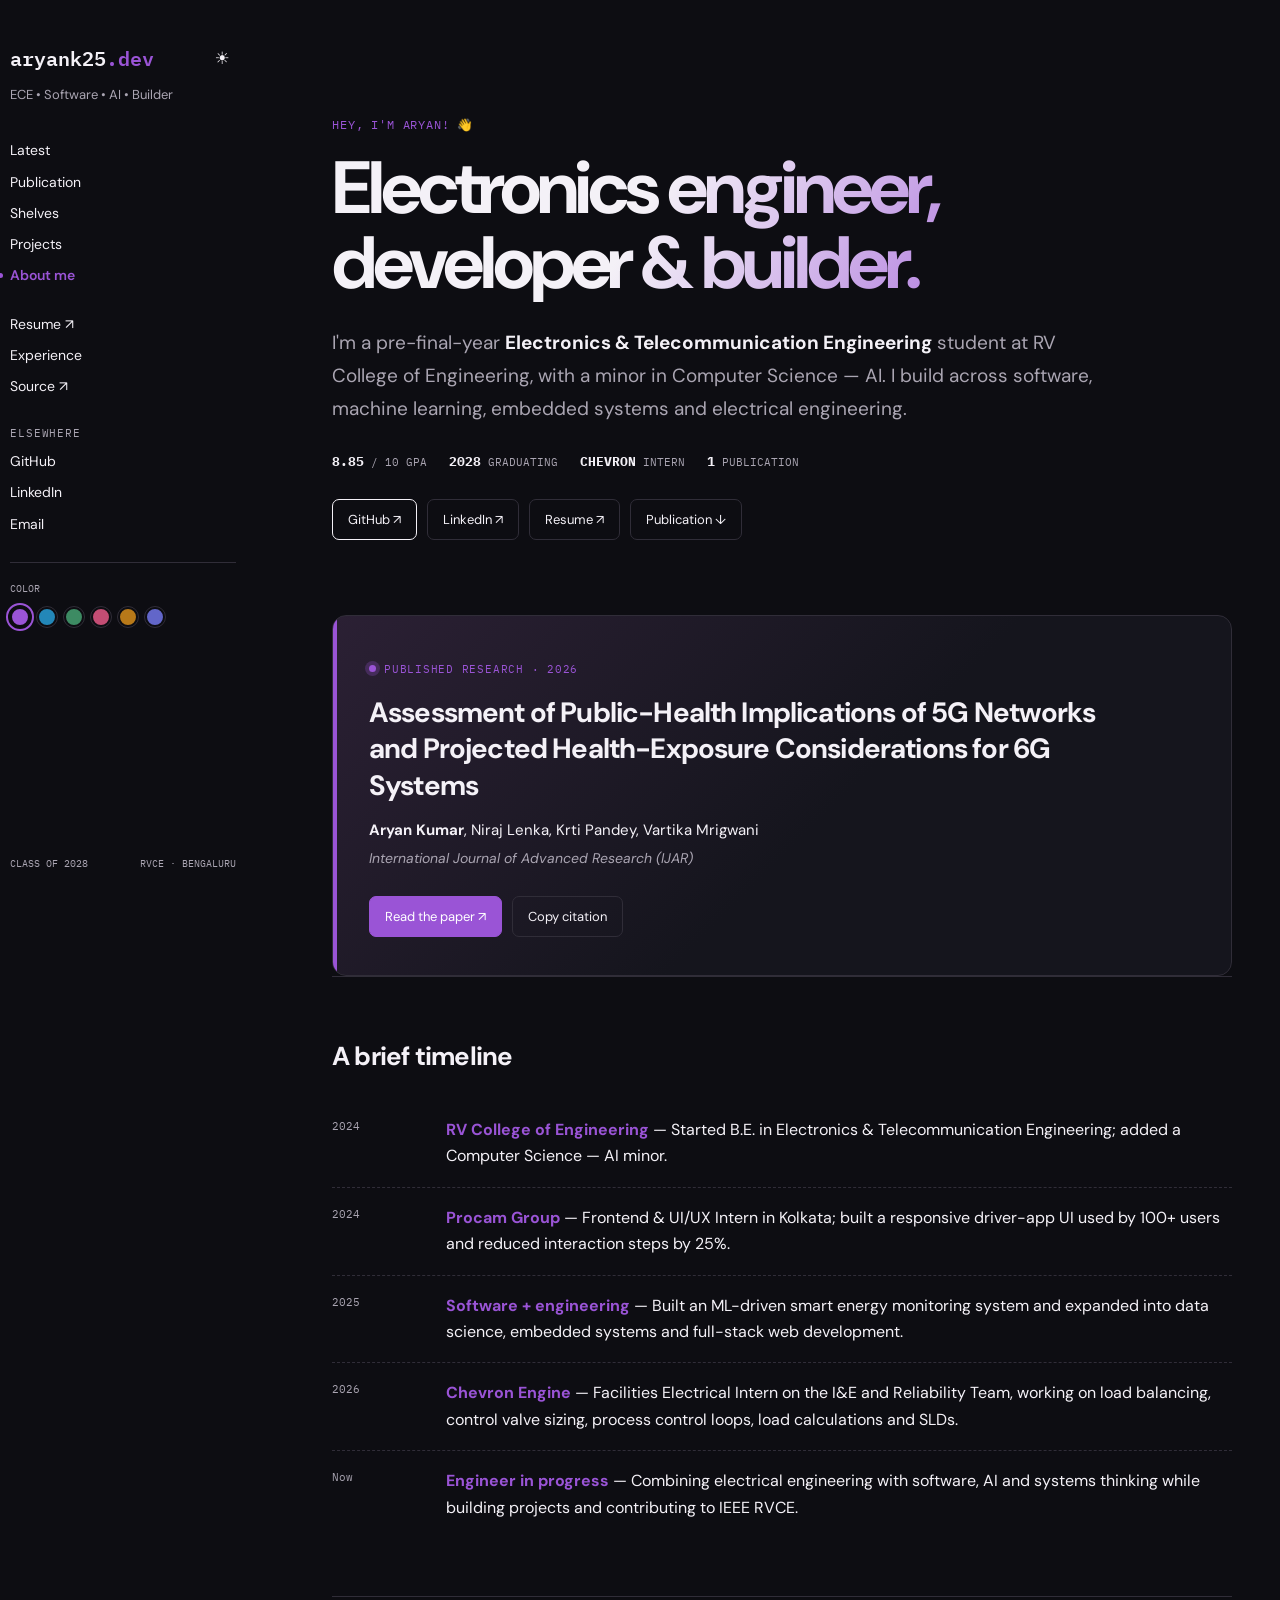
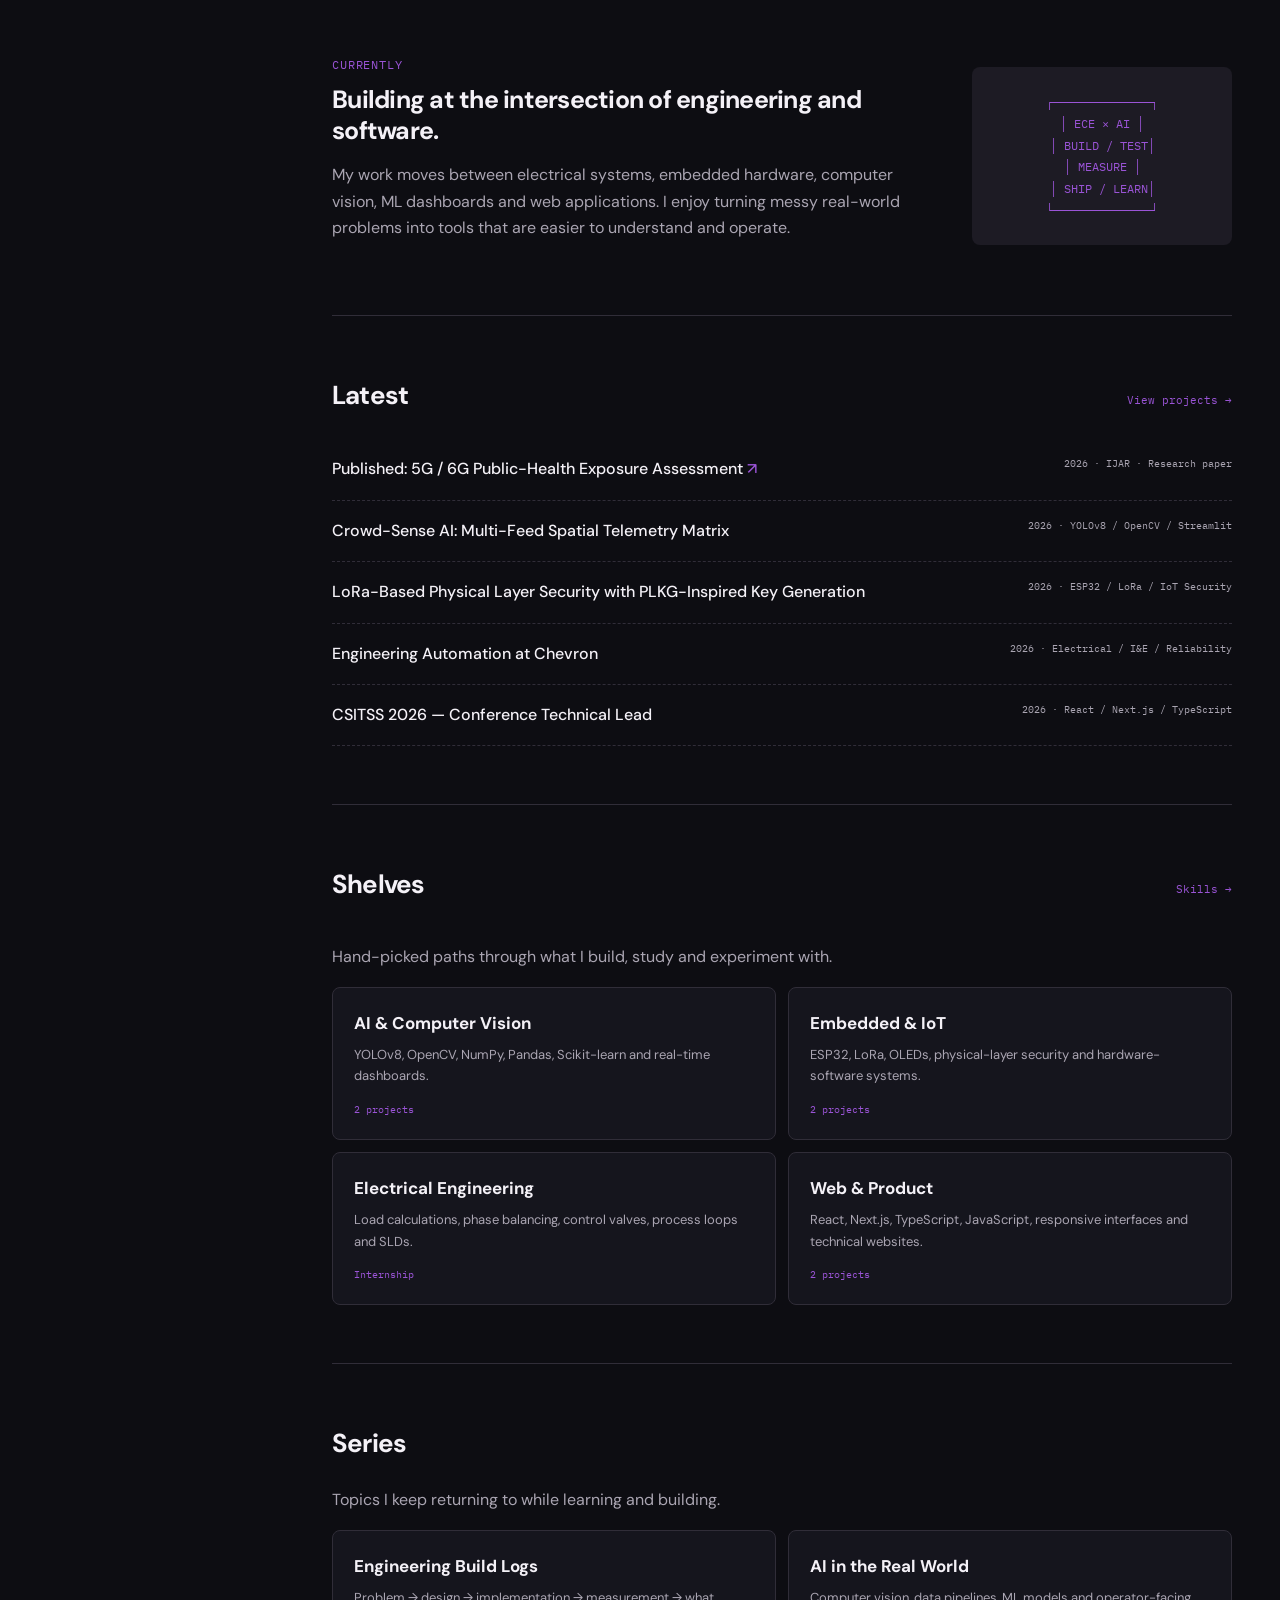
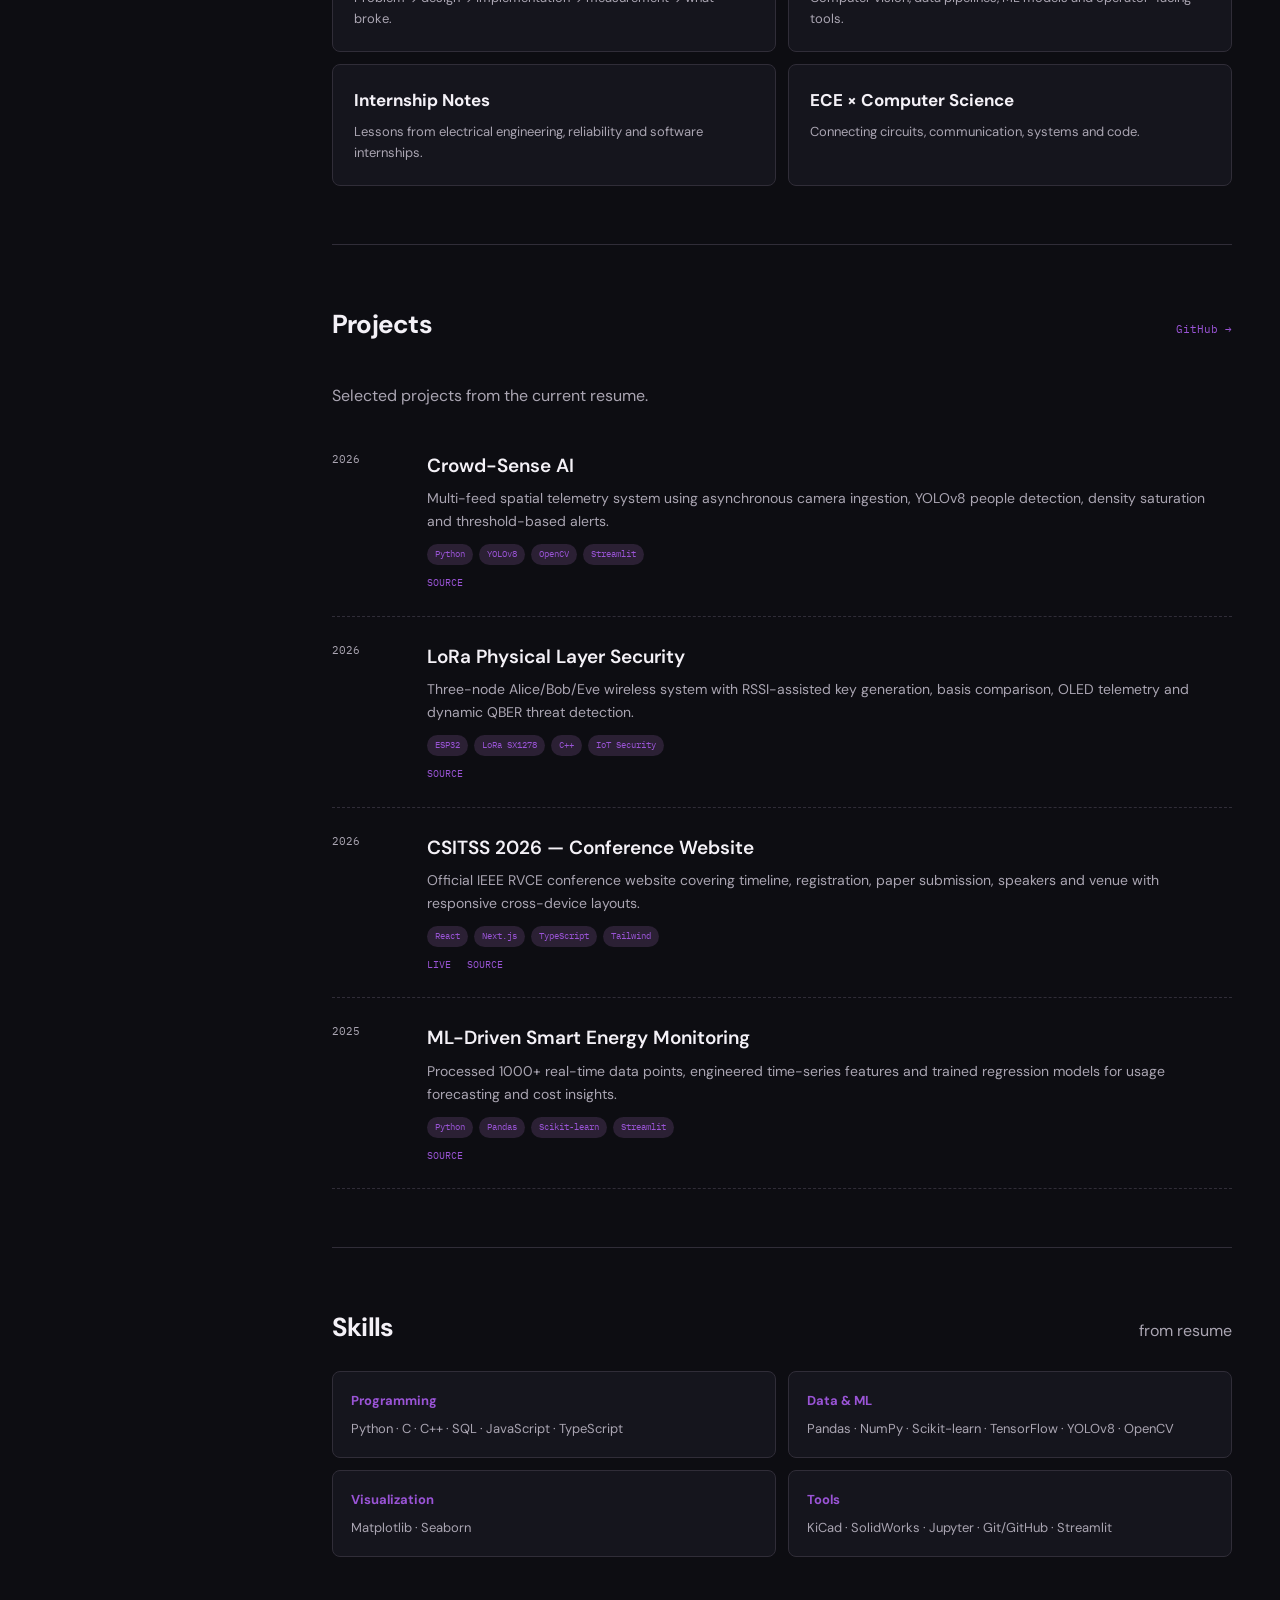
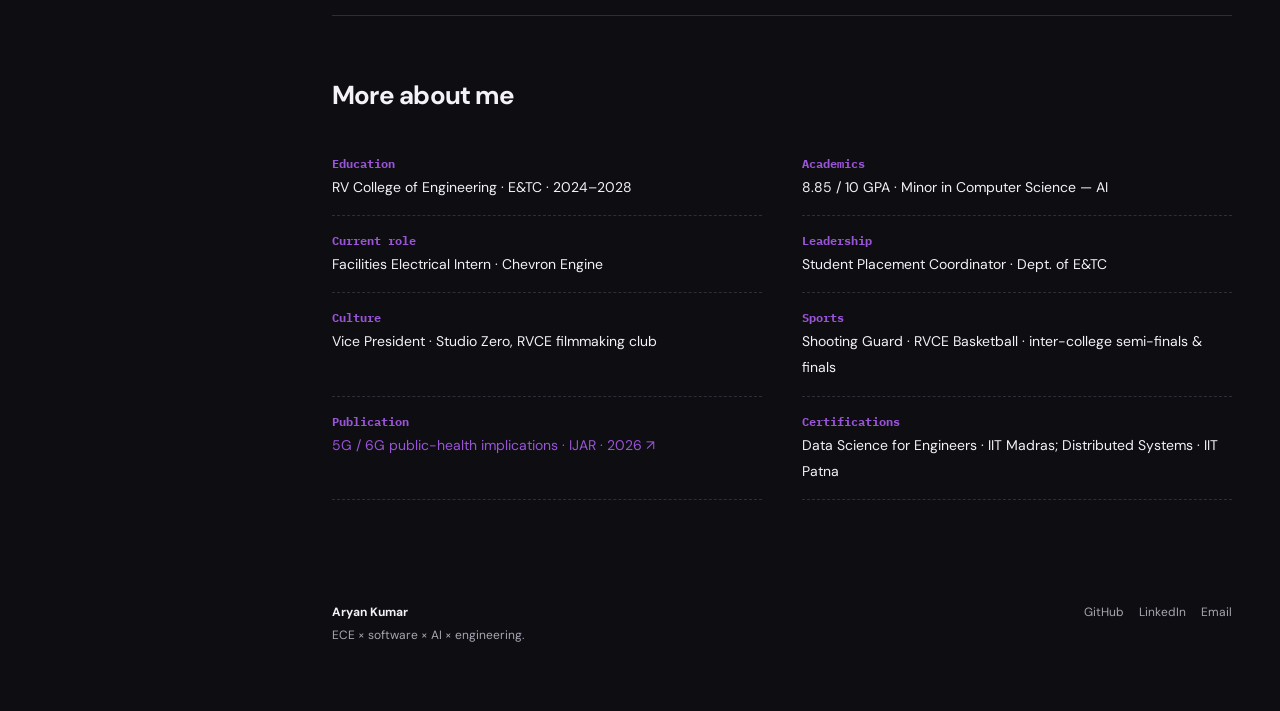
<file: index.html>
<!doctype html>
<html lang="en" class="is-dark">
<head>
  <meta charset="utf-8">
  <meta name="viewport" content="width=device-width,initial-scale=1">
  <meta name="description" content="Aryan Kumar — Electronics & Telecommunication Engineering, software, AI, embedded systems and engineering projects.">
  <meta name="theme-color" content="#0d0d12">
  <meta property="og:title" content="Aryan Kumar — Engineer, Developer &amp; Builder">
  <meta property="og:description" content="ECE student at RVCE building across embedded systems, AI and software. Author: 5G/6G public-health exposure research (IJAR 2026).">
  <meta property="og:type" content="website">
  <meta name="author" content="Aryan Kumar">
  <link rel="icon" href="data:image/svg+xml,%3Csvg xmlns='http://www.w3.org/2000/svg' viewBox='0 0 64 64'%3E%3Crect width='64' height='64' rx='14' fill='%239a54d6'/%3E%3Ctext x='32' y='42' font-size='28' font-family='monospace' font-weight='700' text-anchor='middle' fill='white'%3EAK%3C/text%3E%3C/svg%3E">
  <title>Aryan Kumar — Engineer, Developer & Builder</title>
  <link rel="preconnect" href="https://fonts.googleapis.com">
  <link rel="preconnect" href="https://fonts.gstatic.com" crossorigin>
  <link href="https://fonts.googleapis.com/css2?family=DM+Sans:wght@400;500;600;700&family=IBM+Plex+Mono:wght@400;500;600&display=swap" rel="stylesheet">
  <link rel="stylesheet" href="styles.css">
</head>
<body>
  <a class="skip" href="#about">Skip to content</a>
  <header class="mobile-nav">
    <a class="brand" href="#top">AK<span>⌁</span></a>
    <nav><a href="#publication">Research</a><a href="#projects">Projects</a><a href="#experience">Experience</a><a href="#about">About</a></nav>
    <div class="controls"><button id="colorBtn" aria-label="Change color palette">●</button><button id="themeBtn" aria-label="Toggle light/dark theme">☾</button></div>
  </header>

  <div class="app" id="top">
    <aside class="sidebar">
      <div class="side-inner">
        <div class="side-top"><a class="side-brand" href="#top">aryank25<span>.dev</span></a><button id="sideTheme" class="icon-btn" aria-label="Toggle theme">☾</button></div>
        <p class="side-tag">ECE • Software • AI • Builder</p>
        <div class="side-section"><a href="#latest">Latest</a><a href="#publication">Publication</a><a href="#shelves">Shelves</a><a href="#projects">Projects</a><a href="#about">About me</a></div>
        <div class="side-section"><a href="aryan_resume.pdf" target="_blank" rel="noopener">Resume ↗</a><a href="#experience">Experience</a><a href="https://github.com/aryank25" target="_blank" rel="noopener">Source ↗</a></div>
        <div class="side-section small"><span>Elsewhere</span><a href="https://github.com/aryank25" target="_blank" rel="noopener">GitHub</a><a href="https://www.linkedin.com/" target="_blank" rel="noopener">LinkedIn</a><a href="mailto:aryankumar.et24@rvce.edu.in">Email</a></div>
        <div class="palette-panel">
          <span>Color</span>
          <div class="palette-grid" role="group" aria-label="Color palette">
            <button class="palette-swatch" data-palette="moon" title="New Moon" aria-label="New Moon"></button>
            <button class="palette-swatch" data-palette="ocean" title="Ocean" aria-label="Ocean"></button>
            <button class="palette-swatch" data-palette="forest" title="Forest" aria-label="Forest"></button>
            <button class="palette-swatch" data-palette="rose" title="Rose" aria-label="Rose"></button>
            <button class="palette-swatch" data-palette="amber" title="Amber" aria-label="Amber"></button>
            <button class="palette-swatch" data-palette="indigo" title="Indigo" aria-label="Indigo"></button>
          </div>
        </div>
        <div class="side-bottom"><span>Class of 2028</span><span>RVCE · Bengaluru</span></div>
      </div>
    </aside>

    <main class="content">
      <section class="hero" id="about">
        <p class="eyebrow">Hey, I'm Aryan! 👋</p>
        <h1>Electronics engineer,<br>developer & builder.</h1>
        <p class="lead">I'm a pre-final-year <strong>Electronics & Telecommunication Engineering</strong> student at RV College of Engineering, with a minor in Computer Science — AI. I build across software, machine learning, embedded systems and electrical engineering.</p>
        <div class="stats"><span><b>8.85</b> / 10 GPA</span><span><b>2028</b> graduating</span><span><b>Chevron</b> intern</span><span><b>1</b> publication</span></div>
        <div class="buttons"><a class="button" href="https://github.com/aryank25" target="_blank" rel="noopener">GitHub ↗</a><a class="button secondary" href="https://www.linkedin.com/" target="_blank" rel="noopener">LinkedIn ↗</a><a class="button secondary" href="aryan_resume.pdf" target="_blank" rel="noopener">Resume ↗</a><a class="button secondary" href="#publication">Publication ↓</a></div>
      </section>


      <section class="section pub-feature reveal" id="publication" aria-labelledby="pub-h">
        <div class="pub-badge"><span class="dot"></span>Published research · 2026</div>
        <h2 id="pub-h" class="pub-title">Assessment of Public-Health Implications of 5G Networks and Projected Health-Exposure Considerations for 6G Systems</h2>
        <p class="pub-authors"><strong>Aryan Kumar</strong>, Niraj Lenka, Krti Pandey, Vartika Mrigwani</p>
        <p class="pub-venue">International Journal of Advanced Research (IJAR)</p>
        <div class="buttons">
          <a class="button primary" href="https://www.journalijar.com/article/58133/assessment-of-public-health-implications-of-5g-networks-and-projected-health-exposure-considerations-for-6g-systems/" target="_blank" rel="noopener">Read the paper ↗</a>
          <button class="button secondary" id="copyCite" type="button" data-cite="Kumar, A., Lenka, N., Pandey, K., &amp; Mrigwani, V. (2026). Assessment of Public-Health Implications of 5G Networks and Projected Health-Exposure Considerations for 6G Systems. International Journal of Advanced Research (IJAR). https://www.journalijar.com/article/58133/assessment-of-public-health-implications-of-5g-networks-and-projected-health-exposure-considerations-for-6g-systems/">Copy citation</button>
        </div>
      </section>

      <section class="section reveal" id="experience">
        <h2>A brief timeline</h2>
        <ul class="timeline">
          <li><span>2024</span><div><strong>RV College of Engineering</strong> — Started B.E. in Electronics & Telecommunication Engineering; added a Computer Science — AI minor.</div></li>
          <li><span>2024</span><div><strong>Procam Group</strong> — Frontend & UI/UX Intern in Kolkata; built a responsive driver-app UI used by 100+ users and reduced interaction steps by 25%.</div></li>
          <li><span>2025</span><div><strong>Software + engineering</strong> — Built an ML-driven smart energy monitoring system and expanded into data science, embedded systems and full-stack web development.</div></li>
          <li><span>2026</span><div><strong>Chevron Engine</strong> — Facilities Electrical Intern on the I&E and Reliability Team, working on load balancing, control valve sizing, process control loops, load calculations and SLDs.</div></li>
          <li><span>Now</span><div><strong>Engineer in progress</strong> — Combining electrical engineering with software, AI and systems thinking while building projects and contributing to IEEE RVCE.</div></li>
        </ul>
      </section>

      <section class="section split-card reveal">
        <div><div class="mini-label">Currently</div><h3>Building at the intersection of engineering and software.</h3><p>My work moves between electrical systems, embedded hardware, computer vision, ML dashboards and web applications. I enjoy turning messy real-world problems into tools that are easier to understand and operate.</p></div>
        <div class="ascii">┌──────────────┐<br>│  ECE × AI    │<br>│  BUILD / TEST│<br>│  MEASURE     │<br>│  SHIP / LEARN│<br>└──────────────┘</div>
      </section>

      <section class="section reveal" id="latest">
        <div class="section-head"><h2>Latest</h2><a href="#projects">View projects →</a></div>
        <div class="post-list">
          <a class="post" href="https://www.journalijar.com/article/58133/assessment-of-public-health-implications-of-5g-networks-and-projected-health-exposure-considerations-for-6g-systems/" target="_blank" rel="noopener"><span class="post-title">Published: 5G / 6G Public-Health Exposure Assessment <i>↗</i></span><span class="date">2026 · IJAR · Research paper</span></a>
          <a class="post" href="#projects"><span class="post-title">Crowd-Sense AI: Multi-Feed Spatial Telemetry Matrix</span><span class="date">2026 · YOLOv8 / OpenCV / Streamlit</span></a>
          <a class="post" href="#projects"><span class="post-title">LoRa-Based Physical Layer Security with PLKG-Inspired Key Generation</span><span class="date">2026 · ESP32 / LoRa / IoT Security</span></a>
          <a class="post" href="#experience"><span class="post-title">Engineering Automation at Chevron</span><span class="date">2026 · Electrical / I&E / Reliability</span></a>
          <a class="post" href="#projects"><span class="post-title">CSITSS 2026 — Conference Technical Lead</span><span class="date">2026 · React / Next.js / TypeScript</span></a>
        </div>
      </section>

      <section class="section reveal" id="shelves">
        <div class="section-head"><h2>Shelves</h2><a href="#skills">Skills →</a></div>
        <p class="muted">Hand-picked paths through what I build, study and experiment with.</p>
        <div class="shelves">
          <a class="shelf" href="#projects"><b>AI & Computer Vision</b><span>YOLOv8, OpenCV, NumPy, Pandas, Scikit-learn and real-time dashboards.</span><em>2 projects</em></a>
          <a class="shelf" href="#projects"><b>Embedded & IoT</b><span>ESP32, LoRa, OLEDs, physical-layer security and hardware-software systems.</span><em>2 projects</em></a>
          <a class="shelf" href="#experience"><b>Electrical Engineering</b><span>Load calculations, phase balancing, control valves, process loops and SLDs.</span><em>Internship</em></a>
          <a class="shelf" href="#projects"><b>Web & Product</b><span>React, Next.js, TypeScript, JavaScript, responsive interfaces and technical websites.</span><em>2 projects</em></a>
        </div>
      </section>

      <section class="section reveal" id="series">
        <h2>Series</h2><p class="muted">Topics I keep returning to while learning and building.</p>
        <div class="series-grid">
          <a href="#projects"><b>Engineering Build Logs</b><span>Problem → design → implementation → measurement → what broke.</span></a>
          <a href="#projects"><b>AI in the Real World</b><span>Computer vision, data pipelines, ML models and operator-facing tools.</span></a>
          <a href="#experience"><b>Internship Notes</b><span>Lessons from electrical engineering, reliability and software internships.</span></a>
          <a href="#skills"><b>ECE × Computer Science</b><span>Connecting circuits, communication, systems and code.</span></a>
        </div>
      </section>

      <section class="section reveal" id="projects">
        <div class="section-head"><h2>Projects</h2><a href="https://github.com/aryank25" target="_blank" rel="noopener">GitHub →</a></div>
        <p class="muted">Selected projects from the current resume.</p>
        <div class="projects">
          <article class="project"><span class="year">2026</span><div><a class="project-name" href="https://github.com/aryank25" target="_blank" rel="noopener">Crowd-Sense AI</a><p>Multi-feed spatial telemetry system using asynchronous camera ingestion, YOLOv8 people detection, density saturation and threshold-based alerts.</p><div class="tags"><span>Python</span><span>YOLOv8</span><span>OpenCV</span><span>Streamlit</span></div><div class="project-links"><a href="https://github.com/aryank25" target="_blank" rel="noopener">Source</a></div></div></article>
          <article class="project"><span class="year">2026</span><div><a class="project-name" href="https://github.com/aryank25" target="_blank" rel="noopener">LoRa Physical Layer Security</a><p>Three-node Alice/Bob/Eve wireless system with RSSI-assisted key generation, basis comparison, OLED telemetry and dynamic QBER threat detection.</p><div class="tags"><span>ESP32</span><span>LoRa SX1278</span><span>C++</span><span>IoT Security</span></div><div class="project-links"><a href="https://github.com/aryank25" target="_blank" rel="noopener">Source</a></div></div></article>
          <article class="project"><span class="year">2026</span><div><a class="project-name" href="https://csitss.ieee-rvce.org/" target="_blank" rel="noopener">CSITSS 2026 — Conference Website</a><p>Official IEEE RVCE conference website covering timeline, registration, paper submission, speakers and venue with responsive cross-device layouts.</p><div class="tags"><span>React</span><span>Next.js</span><span>TypeScript</span><span>Tailwind</span></div><div class="project-links"><a href="https://csitss.ieee-rvce.org/" target="_blank" rel="noopener">Live</a><a href="https://github.com/aryank25" target="_blank" rel="noopener">Source</a></div></div></article>
          <article class="project"><span class="year">2025</span><div><a class="project-name" href="https://github.com/aryank25" target="_blank" rel="noopener">ML-Driven Smart Energy Monitoring</a><p>Processed 1000+ real-time data points, engineered time-series features and trained regression models for usage forecasting and cost insights.</p><div class="tags"><span>Python</span><span>Pandas</span><span>Scikit-learn</span><span>Streamlit</span></div><div class="project-links"><a href="https://github.com/aryank25" target="_blank" rel="noopener">Source</a></div></div></article>
        </div>
      </section>

      <section class="section reveal" id="skills">
        <div class="section-head"><h2>Skills</h2><span class="muted">from resume</span></div>
        <div class="skill-cloud">
          <div><b>Programming</b><span>Python · C · C++ · SQL · JavaScript · TypeScript</span></div>
          <div><b>Data & ML</b><span>Pandas · NumPy · Scikit-learn · TensorFlow · YOLOv8 · OpenCV</span></div>
          <div><b>Visualization</b><span>Matplotlib · Seaborn</span></div>
          <div><b>Tools</b><span>KiCad · SolidWorks · Jupyter · Git/GitHub · Streamlit</span></div>
        </div>
      </section>

      <section class="section credentials reveal">
        <h2>More about me</h2>
        <div class="facts">
          <div><b>Education</b><span>RV College of Engineering · E&TC · 2024–2028</span></div>
          <div><b>Academics</b><span>8.85 / 10 GPA · Minor in Computer Science — AI</span></div>
          <div><b>Current role</b><span>Facilities Electrical Intern · Chevron Engine</span></div>
          <div><b>Leadership</b><span>Student Placement Coordinator · Dept. of E&TC</span></div>
          <div><b>Culture</b><span>Vice President · Studio Zero, RVCE filmmaking club</span></div>
          <div><b>Sports</b><span>Shooting Guard · RVCE Basketball · inter-college semi-finals & finals</span></div>
          <div><b>Publication</b><span><a class="inline-link" href="https://www.journalijar.com/article/58133/assessment-of-public-health-implications-of-5g-networks-and-projected-health-exposure-considerations-for-6g-systems/" target="_blank" rel="noopener">5G / 6G public-health implications · IJAR · 2026 ↗</a></span></div>
          <div><b>Certifications</b><span>Data Science for Engineers · IIT Madras; Distributed Systems · IIT Patna</span></div>
        </div>
      </section>

      <footer>
        <div><strong>Aryan Kumar</strong><span>ECE × software × AI × engineering.</span></div>
        <div class="footer-links"><a href="https://github.com/aryank25" target="_blank" rel="noopener">GitHub</a><a href="https://www.linkedin.com/" target="_blank" rel="noopener">LinkedIn</a><a href="mailto:aryankumar.et24@rvce.edu.in">Email</a></div>
      </footer>
    </main>
  </div>
  <script src="script.js"></script>
</body>
</html>
</file>
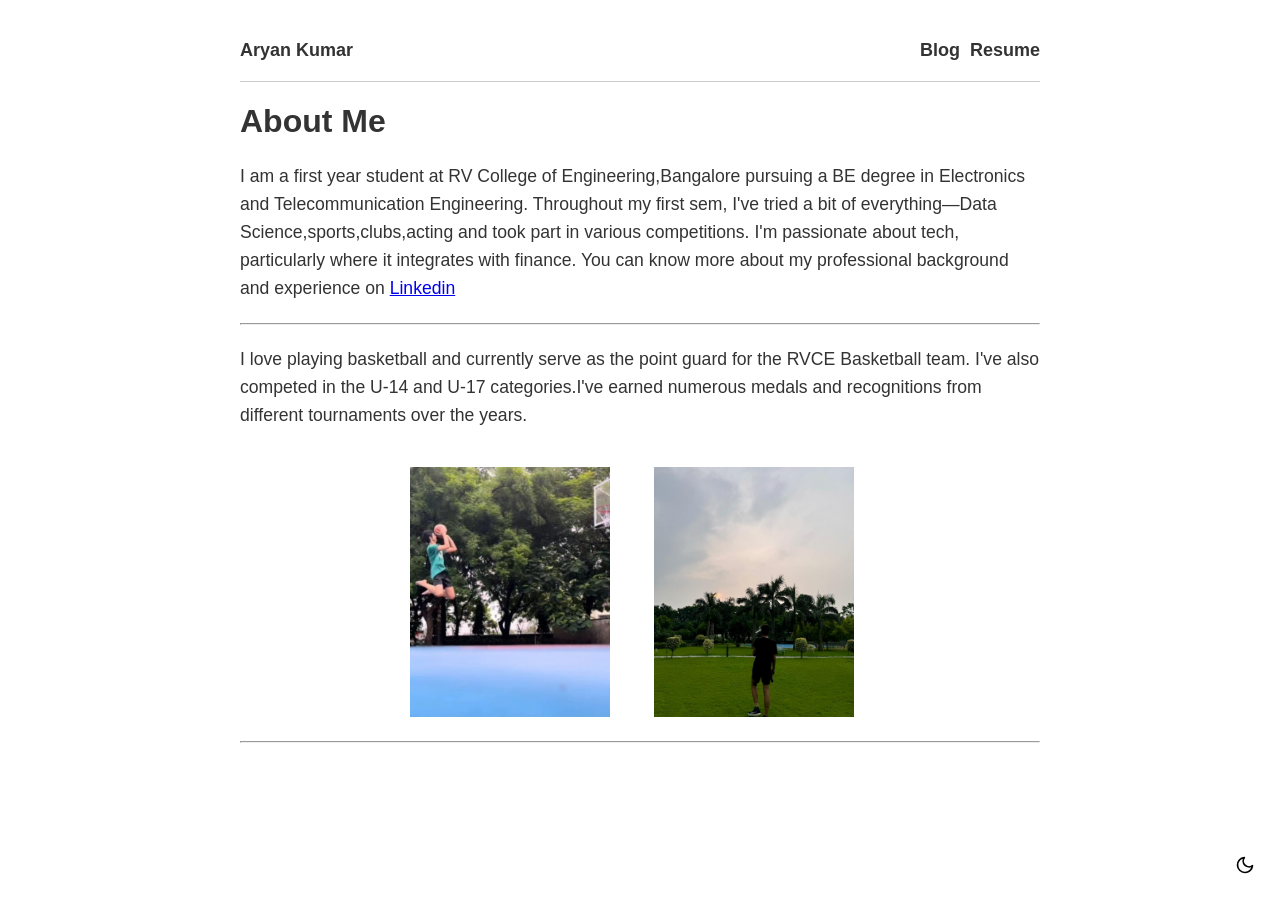
<file: about.html>
<!DOCTYPE html>
<html lang="en">
<head>
    <meta charset="UTF-8">
    <meta name="viewport" content="width=device-width, initial-scale=1.0">
    <title>Aryan Kumar</title>
    <style>
        body {
            margin: 0;
            padding: 0;
            font-family: 'Segoe UI', Tahoma, Geneva, Verdana, sans-serif;
            background-color: #fff;
            color: #333;
            transition: background-color 0.5s, color 0.5s;
        }
        .container {
            max-width: 800px; /* Reduced from 1200px to 800px */
            margin: 0 auto;
            padding: 20px;
        }
        .nav {
            display: flex;
            justify-content: space-between;
            align-items: center;
            margin-top: 20px;
            padding-bottom: 20px;
            border-bottom: 1px solid #ccc;
        }
        .nav-left {
            font-size: 24px;
            font-weight: bold;
        }
        .nav-right {
            display: flex;
            gap: 10px;
        }
        .nav a {
            text-decoration: none;
            color: #333;
            font-size: 18px;
            font-weight: 600;
            transition: color 0.3s;
            align-items: center;
            display: flex;
        }
        .nav a:hover {
            color: #10cfa6;
        }
        .heading-container {
            display: flex;
            align-items: center;
            margin-bottom: 20px;
        }
        .heading-container h1 {
            font-size: 2.5em;
            color: #414040;
            margin-right: 20px;
        }
        .profile-img {
            display: block;
            margin: 20px auto 0;
            width: 150px;
            height: 150px;
            object-fit: cover;
        }
        .basket-ball {
            display: block;
            width: 100px;
            height: 250px;
            margin: 20px auto 0;
            object-fit: cover;
        }
        .basket-ball-2 {
            display: block;
            width: 100px;
            height: 250px;
            margin: 20px auto 0;
            object-fit: cover;
        }
        /* .basket-ball-3 {
            display: block;
            width: 200px;
            height: 250px;
            margin: 10px auto 0;
            object-fit: cover;
        } */

        .cryptic_crossword {
            display: block;
            width: 200px;
            height: auto;
            margin: 20px auto 0;
            object-fit: cover;
        }

        .UN_MCN {
            display: block;
            width: 200px;
            height: auto;
            margin: 20px auto 0;
            object-fit: cover;
        }
        .basket-ball:hover {
            transform: scale(1.1); /* Slightly enlarge the image on hover */
        }

        h2 {
            margin-top: 50px;
            font-size: 2em;
            color: #414040;
        }
        p {
            font-size: 1.1em;
            line-height: 1.6;
        }
        hr {
            margin: 20px 0;
        }
        .toggle-theme {
            width: 30px;
            height: 30px;
            cursor: pointer;
            background-color: transparent;
            border: none;
            padding: 0;
            display: flex;
            align-items: center;
            justify-content: center;
            position: fixed;
            bottom: 20px;
            right: 20px;
            transition: transform 0.3s ease;
        }
        .toggle-theme:hover {
            transform: scale(1.1);
        }
        .toggle-theme svg {
            width: 20px;
            height: 20px;
        }
        .dark-mode .toggle-theme .sun {
            display: block;
        }
        .dark-mode .toggle-theme .moon {
            display: none;
        }
        .toggle-theme .sun {
            display: none;
        }
        .toggle-theme .moon {
            display: block;
        }
        .dark-mode {
            background-color: #222;
            color: #f0f0f0;
        }
        .dark-mode .nav a {
            color: #f0f0f0;
        }
        .dark-mode h1, .dark-mode h2 {
            color: #ffffff;
        }
    </style>
    <script>
        function toggleMode() {
            const body = document.body;
            const modeToggle = document.querySelector('.toggle-theme');
            body.classList.toggle('dark-mode');
            
            if (body.classList.contains('dark-mode')) {
                modeToggle.setAttribute('aria-label', 'Switch to light mode');
            } else {
                modeToggle.setAttribute('aria-label', 'Switch to dark mode');
            }
        }
    </script>
</head>
<body>

    <div class="container">
        <nav class="nav">
            <div class="nav-left">
                <a href="index.html">Aryan Kumar</a>
            </div>
            <div class="nav-right">
                <a href="blog.html">Blog</a>
                <a href="https://drive.google.com/drive/u/0/folders/10UwLJlrpfvB-QleIbEb0PHr3h8G_jxKL?q=sharedwith:CgJtZSgH%20parent:10UwLJlrpfvB-QleIbEb0PHr3h8G_jxKL" target="_blank">Resume</a>
            </div>
        </nav>

        <div class="content">
            <div class="about-section">
                <div class="heading-container" ></div>
                <h1>About Me</h1>
                <p>I am a first year student at RV College of Engineering,Bangalore pursuing a BE degree in Electronics and Telecommunication Engineering. 
                    Throughout my first sem, I've tried a bit of everything—Data Science,sports,clubs,acting and took part in various competitions. 
                    I'm passionate about tech, particularly where it integrates with finance.
                    You can know more about my professional background and experience on <a href="https://www.linkedin.com/in/aryan-kumar-7bba8031a/ style="color: rgb(24, 165, 170);">Linkedin</a>
                    </p>
                
                
                <hr>

              
                     <p>I love playing basketball and currently serve as the point guard for the RVCE Basketball team.
                        I've also competed in the U-14 and U-17 categories.I've earned numerous medals and recognitions from different tournaments over the years.</p>
                     
                     <div style="display: inline-block;">
                         <img src="basketball.jpg" alt="Akshaay's basketball" class="basket-ball" style="width: 200px;margin-left: 170px; margin-right: 40px;">
                     </div>
                     <div style="display: inline-block;">
                         <img src="second.jpg" alt="Akshaay's basketball" class="basket-ball-2" style="width: 200px;">
                     </div>
                     
                    
                    
                
                <hr>

               
                
              
                
            </div>
        </div>
    </div>

    <button class="toggle-theme" onclick="toggleMode()" aria-label="Toggle dark mode">
        <svg class="sun" xmlns="http://www.w3.org/2000/svg" width="24" height="24" viewBox="0 0 24 24" fill="none" stroke="currentColor" stroke-width="2" stroke-linecap="round" stroke-linejoin="round">
            <circle cx="12" cy="12" r="5"></circle>
            <line x1="12" y1="1" x2="12" y2="3"></line>
            <line x1="12" y1="21" x2="12" y2="23"></line>
            <line x1="4.22" y1="4.22" x2="5.64" y2="5.64"></line>
            <line x1="18.36" y1="18.36" x2="19.78" y2="19.78"></line>
            <line x1="1" y1="12" x2="3" y2="12"></line>
            <line x1="21" y1="12" x2="23" y2="12"></line>
            <line x1="4.22" y1="19.78" x2="5.64" y2="18.36"></line>
            <line x1="18.36" y1="5.64" x2="19.78" y2="4.22"></line>
        </svg>
        <svg class="moon" xmlns="http://www.w3.org/2000/svg" width="24" height="24" viewBox="0 0 24 24" fill="none" stroke="currentColor" stroke-width="2" stroke-linecap="round" stroke-linejoin="round">
            <path d="M21 12.79A9 9 0 1 1 11.21 3 7 7 0 0 0 21 12.79z"></path>
        </svg>
    </button>

</body>
</html>
</file>
<file: styles.css>
:root{--bg:#f7f3ee;--surface:#fffdf9;--text:#1d1b20;--muted:#6f6a73;--border:#ddd7cf;--accent:#9a54d6;--accent-soft:#eadcf5;--code:#ece8e2;--shadow:0 18px 50px rgba(38,30,22,.08)}
html[data-theme="dark"]{--bg:#0d0d12;--surface:#15151d;--text:#f4f1f7;--muted:#aaa5b2;--border:#302d38;--accent-soft:#2b2034;--code:#1d1b24;--shadow:0 18px 50px rgba(0,0,0,.25)}
html[data-palette="ocean"]{--accent:#2387b8;--accent-soft:#d9edf7} html[data-palette="forest"]{--accent:#3d8b63;--accent-soft:#dcefe3} html[data-palette="rose"]{--accent:#c34d74;--accent-soft:#f6dce5} html[data-palette="amber"]{--accent:#b87919;--accent-soft:#f4e4c4} html[data-palette="indigo"]{--accent:#6266c9;--accent-soft:#e1e1f8}
*{box-sizing:border-box}html{scroll-behavior:smooth}body{margin:0;background:var(--bg);color:var(--text);font-family:"DM Sans",system-ui,sans-serif;line-height:1.65}a{color:inherit;text-decoration:none}a:hover{color:var(--accent)}button{font:inherit;color:inherit}
.app{display:grid;grid-template-columns:250px minmax(0,900px);gap:72px;max-width:1260px;margin:0 auto}.sidebar{min-height:100vh}.side-inner{position:sticky;top:0;height:100vh;padding:42px 24px 28px 0;display:flex;flex-direction:column}.side-top{display:flex;align-items:center;justify-content:space-between}.side-brand,.brand{font-family:"IBM Plex Mono",monospace;font-weight:600;font-size:20px}.side-brand span,.brand span{color:var(--accent)}.side-tag{color:var(--muted);font-size:13px;margin:9px 0 34px}.side-section{display:flex;flex-direction:column;gap:8px;margin-bottom:26px}.side-section a{font-size:14px}.side-section.small{font-size:13px}.side-section.small span{color:var(--muted);font-family:"IBM Plex Mono",monospace;font-size:11px;text-transform:uppercase;letter-spacing:.08em}.icon-btn,.controls button,.palette-swatch{border:0;background:transparent;cursor:pointer}.icon-btn{font-size:17px}.side-bottom{margin-top:auto;display:flex;justify-content:space-between;color:var(--muted);font-family:"IBM Plex Mono",monospace;font-size:10px;text-transform:uppercase}.palette-panel{border-top:1px solid var(--border);padding-top:18px;margin-bottom:25px}.palette-panel>span{display:block;color:var(--muted);font-family:"IBM Plex Mono",monospace;font-size:10px;text-transform:uppercase;margin-bottom:10px}.palette-grid{display:flex;gap:7px}.palette-swatch{width:20px;height:20px;border-radius:50%;border:2px solid var(--bg);outline:1px solid var(--border)}.palette-swatch[data-palette="moon"]{background:#9a54d6}.palette-swatch[data-palette="ocean"]{background:#2387b8}.palette-swatch[data-palette="forest"]{background:#3d8b63}.palette-swatch[data-palette="rose"]{background:#c34d74}.palette-swatch[data-palette="amber"]{background:#b87919}.palette-swatch[data-palette="indigo"]{background:#6266c9}.palette-swatch.active{outline:2px solid var(--accent);outline-offset:2px}
.content{padding:78px 0 55px}.hero{padding:25px 0 65px}.eyebrow,.mini-label{font-family:"IBM Plex Mono",monospace;font-size:12px;color:var(--accent);text-transform:uppercase;letter-spacing:.07em}.hero h1{font-size:clamp(44px,6vw,74px);line-height:1.02;letter-spacing:-.055em;margin:16px 0 24px;max-width:780px}.lead{font-size:19px;line-height:1.75;max-width:770px;color:var(--muted)}.lead strong{color:var(--text)}.stats{display:flex;gap:22px;flex-wrap:wrap;margin:26px 0;font-family:"IBM Plex Mono",monospace;font-size:11px;color:var(--muted);text-transform:uppercase}.stats b{color:var(--text);font-size:13px}.buttons{display:flex;gap:10px;flex-wrap:wrap;margin-top:26px}.button{padding:9px 15px;border:1px solid var(--text);border-radius:7px;font-size:13px}.button:hover{background:var(--text);color:var(--bg)}.button.secondary{border-color:var(--border)}
.section{padding:58px 0;border-top:1px solid var(--border)}.section h2{font-size:26px;letter-spacing:-.03em;margin:0 0 22px}.section-head{display:flex;align-items:baseline;justify-content:space-between;gap:20px}.section-head a{font-family:"IBM Plex Mono",monospace;font-size:11px;color:var(--accent)}.muted{color:var(--muted)}.timeline{list-style:none;padding:0;margin:0}.timeline li{display:grid;grid-template-columns:90px 1fr;gap:24px;padding:17px 0;border-bottom:1px dashed var(--border)}.timeline li:last-child{border-bottom:0}.timeline span,.year{font-family:"IBM Plex Mono",monospace;color:var(--muted);font-size:11px}.timeline strong{color:var(--accent)}.split-card{display:grid;grid-template-columns:1fr 260px;gap:45px;align-items:center}.split-card h3{font-size:25px;line-height:1.25;letter-spacing:-.03em;margin:9px 0}.split-card p{color:var(--muted)}.ascii{font-family:"IBM Plex Mono",monospace;font-size:12px;color:var(--accent);background:var(--code);padding:24px;border-radius:8px;text-align:center;line-height:1.8}.post-list{display:grid;gap:0}.post{display:flex;justify-content:space-between;gap:25px;padding:17px 0;border-bottom:1px dashed var(--border)}.post-title{font-weight:500}.date{font-family:"IBM Plex Mono",monospace;font-size:10px;color:var(--muted);white-space:nowrap}.shelves{display:grid;grid-template-columns:1fr 1fr;gap:12px}.shelf,.series-grid a{border:1px solid var(--border);border-radius:8px;padding:21px;background:var(--surface);display:flex;flex-direction:column;gap:7px;transition:.2s}.shelf:hover,.series-grid a:hover{transform:translateY(-2px);box-shadow:var(--shadow);border-color:var(--accent)}.shelf b,.series-grid b{font-size:17px}.shelf span,.series-grid span{color:var(--muted);font-size:13px}.shelf em{font-family:"IBM Plex Mono",monospace;font-style:normal;font-size:10px;color:var(--accent);margin-top:8px}.series-grid{display:grid;grid-template-columns:1fr 1fr;gap:12px}.projects{display:grid;gap:0}.project{display:grid;grid-template-columns:75px 1fr;gap:20px;padding:24px 0;border-bottom:1px dashed var(--border)}.project-name{font-size:19px;font-weight:600}.project p{margin:6px 0 11px;color:var(--muted);font-size:14px}.project-links{display:flex;gap:16px;font-family:"IBM Plex Mono",monospace;font-size:10px;color:var(--accent);text-transform:uppercase}.tags{display:flex;gap:6px;flex-wrap:wrap;margin:10px 0}.tags span{background:var(--accent-soft);color:var(--accent);border-radius:99px;padding:3px 8px;font-family:"IBM Plex Mono",monospace;font-size:9px}.skill-cloud{display:grid;grid-template-columns:1fr 1fr;gap:12px}.skill-cloud>div{background:var(--surface);border:1px solid var(--border);padding:18px;border-radius:8px}.skill-cloud b{display:block;color:var(--accent);font-size:13px}.skill-cloud span{display:block;margin-top:6px;color:var(--muted);font-size:13px}.facts{display:grid;grid-template-columns:1fr 1fr;gap:0 40px}.facts div{padding:15px 0;border-bottom:1px dashed var(--border)}.facts b{display:block;font-size:12px;color:var(--accent);font-family:"IBM Plex Mono",monospace}.facts span{font-size:14px}.publication{background:var(--surface);padding:32px;border:1px solid var(--border);border-radius:9px;margin-top:30px}.publication h3{font-size:21px;line-height:1.4;margin:10px 0}.publication p{color:var(--muted);margin:0;font-size:14px}footer{padding:45px 0 10px;display:flex;justify-content:space-between;gap:25px;color:var(--muted);font-size:12px}footer strong{display:block;color:var(--text);margin-bottom:3px}.footer-links{display:flex;gap:15px}
.mobile-nav{display:none}
@media(max-width:980px){.app{display:block;max-width:760px;padding:0 24px}.sidebar{display:none}.mobile-nav{position:sticky;top:0;z-index:20;display:flex;align-items:center;justify-content:space-between;gap:16px;padding:13px 20px;background:color-mix(in srgb,var(--bg) 92%,transparent);backdrop-filter:blur(12px);border-bottom:1px solid var(--border)}.mobile-nav nav{display:flex;gap:14px;font-size:12px}.controls{display:flex;gap:4px}.controls button{font-size:15px}.content{padding-top:35px}}
@media(max-width:620px){.mobile-nav nav{display:none}.hero h1{font-size:47px}.lead{font-size:16px}.stats{gap:10px;flex-direction:column}.timeline li,.project{grid-template-columns:1fr;gap:5px}.split-card,.shelves,.series-grid,.skill-cloud,.facts{grid-template-columns:1fr}.ascii{display:none}.post{flex-direction:column;gap:4px}footer{flex-direction:column}.app{padding:0 18px}.section{padding:45px 0}}

/* ---- enhancements ---- */
.skip{position:absolute;left:-999px;top:8px;background:var(--accent);color:#fff;padding:8px 14px;border-radius:6px;z-index:99}.skip:focus{left:8px}
:focus-visible{outline:2px solid var(--accent);outline-offset:3px;border-radius:4px}
::selection{background:var(--accent);color:#fff}
.hero h1{background:linear-gradient(120deg,var(--text) 40%,var(--accent));-webkit-background-clip:text;background-clip:text;color:transparent}
.button{transition:.2s;cursor:pointer;background:transparent;font-family:inherit}.button:hover{transform:translateY(-2px)}
.button.primary{background:var(--accent);border-color:var(--accent);color:#fff}.button.primary:hover{background:var(--accent);color:#fff;box-shadow:0 10px 26px color-mix(in srgb,var(--accent) 40%,transparent)}
.pub-feature{position:relative;margin:10px 0 0;padding:38px 36px;border:1px solid var(--border);border-radius:14px;background:linear-gradient(135deg,var(--accent-soft),var(--surface) 55%);overflow:hidden}
.pub-feature::before{content:"";position:absolute;left:0;top:0;bottom:0;width:4px;background:var(--accent)}
.pub-badge{display:inline-flex;align-items:center;gap:8px;font-family:"IBM Plex Mono",monospace;font-size:11px;text-transform:uppercase;letter-spacing:.07em;color:var(--accent)}.pub-badge .dot{width:7px;height:7px;border-radius:50%;background:var(--accent);box-shadow:0 0 0 4px color-mix(in srgb,var(--accent) 25%,transparent)}
.section.pub-feature h2.pub-title{font-size:clamp(21px,2.6vw,28px);line-height:1.3;margin:14px 0 14px;max-width:760px}
.pub-authors{margin:0;font-size:15px}.pub-venue{margin:4px 0 0;color:var(--muted);font-size:14px;font-style:italic}
.post-title i{font-style:normal;color:var(--accent)}.inline-link{color:var(--accent)}.inline-link:hover{text-decoration:underline}
.project{transition:.2s}.project:hover{padding-left:10px;border-left:2px solid var(--accent)}
.side-section a{position:relative;transition:.15s}.side-section a.active{color:var(--accent);font-weight:600}.side-section a.active::before{content:"";position:absolute;left:-12px;top:50%;width:5px;height:5px;margin-top:-2.5px;border-radius:50%;background:var(--accent)}
.js .reveal{opacity:0;transform:translateY(18px);transition:opacity .6s ease,transform .6s ease}.js .reveal.in{opacity:1;transform:none}
@media(prefers-reduced-motion:reduce){html{scroll-behavior:auto}.js .reveal{opacity:1;transform:none;transition:none}*{transition:none!important}}
@media(max-width:620px){.pub-feature{padding:28px 22px}}
</file>
